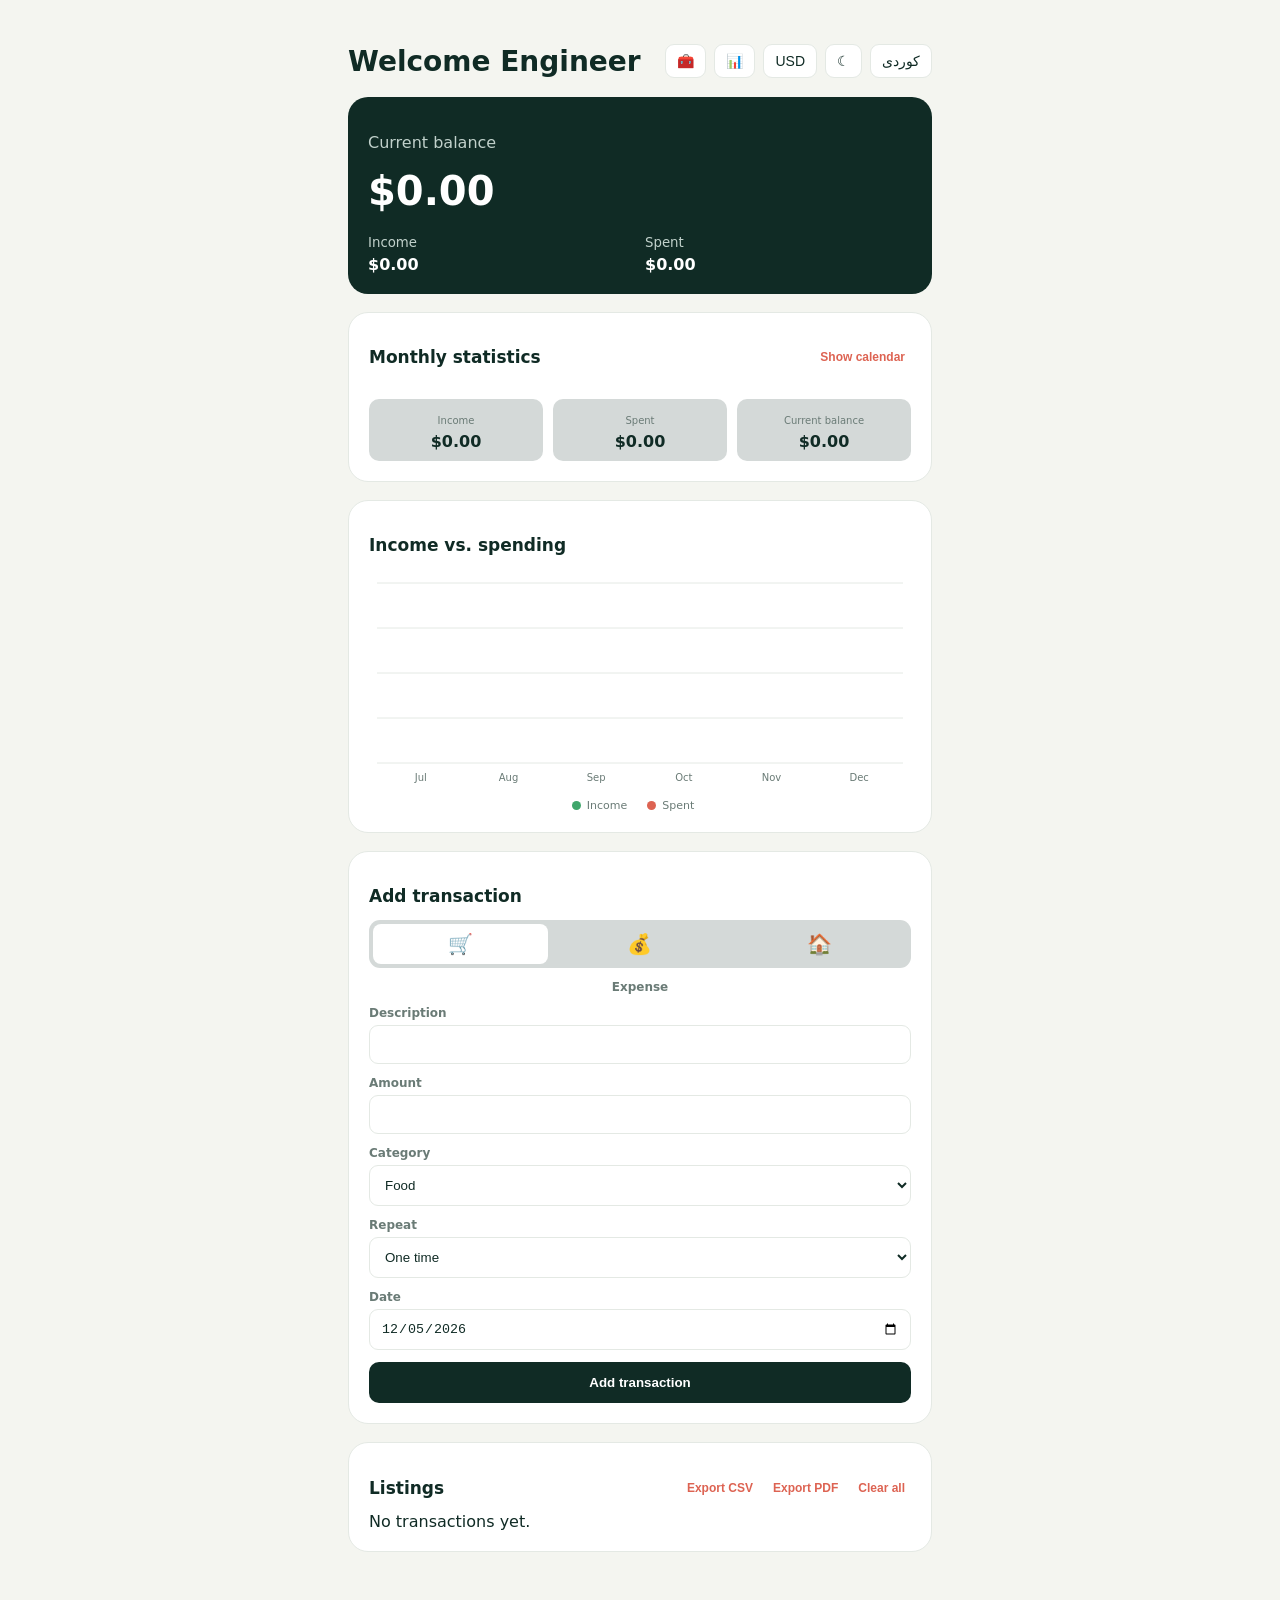
<file: index.html>
<!doctype html>
<html lang="en" dir="ltr">
<head>
  <meta charset="utf-8"><meta name="viewport" content="width=device-width,initial-scale=1,maximum-scale=1,viewport-fit=cover">
  <meta name="theme-color" content="#102b25"><meta name="apple-mobile-web-app-capable" content="yes">
  <meta name="apple-mobile-web-app-status-bar-style" content="black-translucent"><meta name="apple-mobile-web-app-title" content="Welcome Engineer">
  <link rel="manifest" href="manifest.webmanifest"><link rel="apple-touch-icon" sizes="180x180" href="home-icon-180.png"><link rel="stylesheet" href="styles.css"><title>Welcome Engineer</title>
</head>
<body><main class="app-shell">
  <header class="topbar"><div class="brand"><h1>Welcome Engineer</h1></div><div class="header-actions"><a id="toolsLink" href="tools.html" class="small-button" aria-label="Tools">🧰</a><a id="statsLink" href="stats.html" class="small-button" aria-label="Monthly stats">📊</a><button id="currencyButton" class="small-button" type="button">USD</button><button id="themeButton" class="small-button" type="button" aria-label="Dark mode">☾</button><button id="languageButton" class="small-button" type="button">کوردی</button></div></header>
  <section class="balance-card"><p data-t="balance">Current balance</p><strong id="balance">$0.00</strong><div class="summary-grid"><div><small data-t="income">Income</small><b id="incomeTotal">$0.00</b></div><div><small data-t="spent">Spent</small><b id="expenseTotal">$0.00</b></div></div></section>
  <section class="card"><div class="section-heading"><h2 data-t="statistics">Monthly statistics</h2><button id="calendarToggle" class="text-button" type="button"></button></div><div class="month-stats"><div><small data-t="income">Income</small><b id="monthIncome">$0.00</b></div><div><small data-t="spent">Spent</small><b id="monthExpense">$0.00</b></div><div><small data-t="balance">Balance</small><b id="monthBalance">$0.00</b></div></div><div id="calendarPanel" class="calendar-panel"><div class="calendar-header"><button id="previousMonth" type="button">‹</button><strong id="calendarTitle"></strong><button id="nextMonth" type="button">›</button></div><div class="calendar-weekdays" id="calendarWeekdays"><span></span><span></span><span></span><span></span><span></span><span></span><span></span></div><div id="calendarDays" class="calendar-days"></div></div></section>
  <section class="card"><div class="section-heading"><h2 data-t="chart">Income vs. spending</h2></div><div class="chart-wrap"><canvas id="incomeExpenseChart" width="600" height="220"></canvas></div><div class="chart-legend"><span class="legend-dot legend-income"></span><small data-t="income">Income</small><span class="legend-dot legend-expense"></span><small data-t="spent">Spent</small></div></section>
  <section class="card"><h2 data-t="add">Add transaction</h2><form id="transactionForm"><div class="type-toggle"><button type="button" class="type-option active" data-mode="expense" title="Expense">🛒</button><button type="button" class="type-option" data-mode="income" title="Income">💰</button><button type="button" class="type-option" data-mode="rent" title="Rent income">🏠</button></div><p id="tabName" class="tab-name"></p><label><span data-t="description">Description</span><input id="description" required></label><label><span data-t="amount">Amount</span><input id="amount" type="number" min="0.01" step="0.01" required></label><label><span data-t="category">Category</span><select id="category"></select></label><label><span data-t="repeat">Repeat</span><select id="repeat"><option value="once">One time</option><option value="daily">Daily</option><option value="monthly">Monthly</option><option value="yearly">Yearly</option></select></label><label><span data-t="date">Date</span><input id="date" type="date" required></label><button class="primary-button" type="submit" data-t="add">Add transaction</button></form></section>
  <section class="card"><div class="section-heading"><h2 id="listingsHeading" data-t="listings">Listings</h2><div class="header-actions"><button id="exportCsvButton" class="text-button" type="button" data-t="exportCsv">Export CSV</button><button id="exportPdfButton" class="text-button" type="button" data-t="exportPdf">Export PDF</button><button id="dayFilterClear" class="text-button" type="button" style="display:none">✕</button><button id="clearButton" class="text-button" type="button" data-t="clear">Clear all</button></div></div><div id="transactions" class="transactions"></div></section>
</main><template id="transactionTemplate"><article class="transaction"><div class="transaction-icon"></div><div class="transaction-details"><b></b><small></small></div><div class="transaction-value"><b></b><button type="button">×</button></div></article></template><script src="app.js"></script></body></html>
</file>
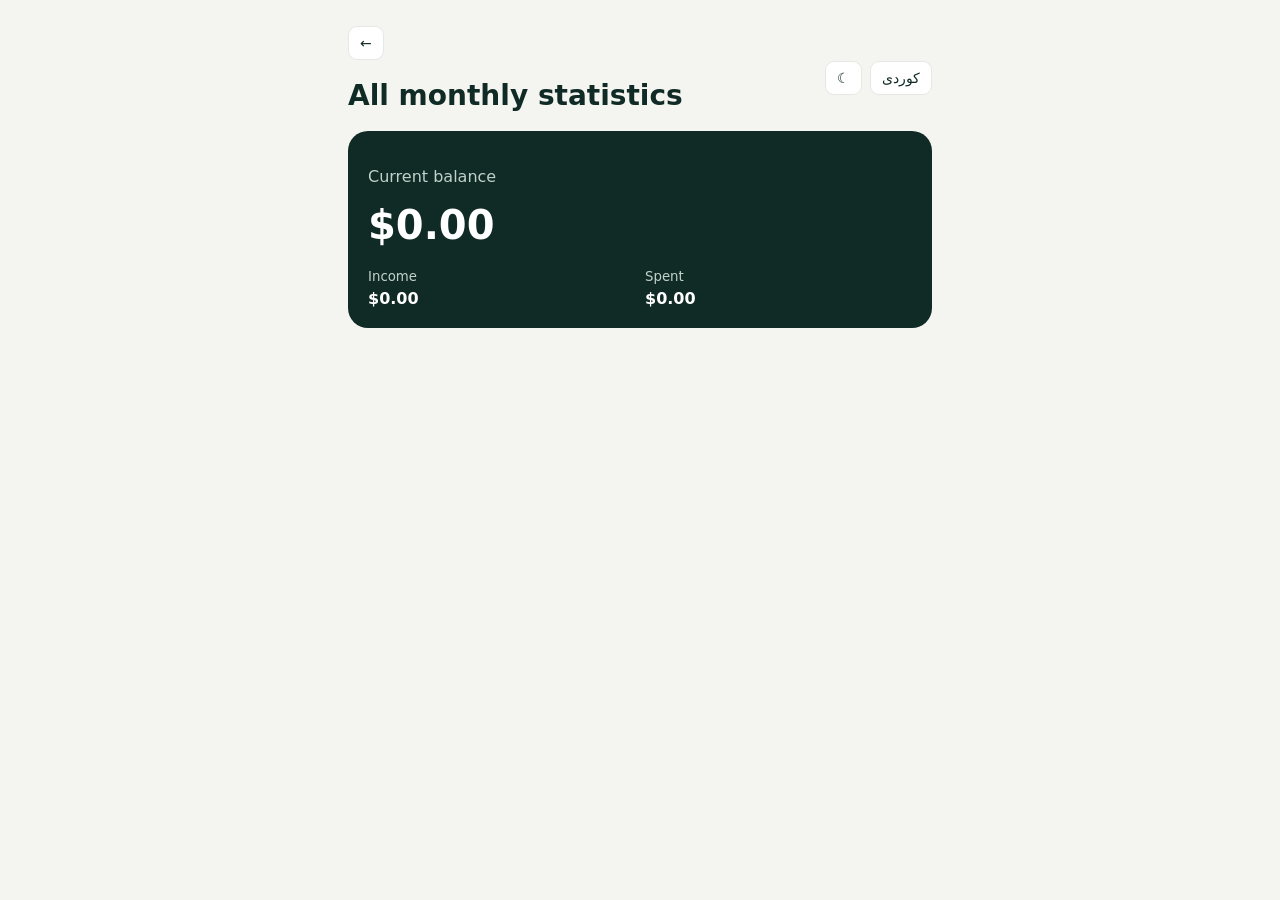
<file: stats.html>
<!doctype html>
<html lang="en" dir="ltr">
<head>
  <meta charset="utf-8"><meta name="viewport" content="width=device-width,initial-scale=1,maximum-scale=1,viewport-fit=cover">
  <meta name="theme-color" content="#102b25"><meta name="apple-mobile-web-app-capable" content="yes">
  <meta name="apple-mobile-web-app-status-bar-style" content="black-translucent"><meta name="apple-mobile-web-app-title" content="Welcome Engineer">
  <link rel="manifest" href="manifest.webmanifest"><link rel="apple-touch-icon" sizes="180x180" href="home-icon-180.png"><link rel="stylesheet" href="styles.css"><title>Monthly Statistics</title>
</head>
<body><main class="app-shell">
  <header class="topbar"><div class="brand"><a id="backLink" href="index.html" class="small-button" aria-label="Back">←</a><h1 data-t="allStats">All monthly statistics</h1></div><div class="header-actions"><button id="themeButton" class="small-button" type="button" aria-label="Dark mode">☾</button><button id="languageButton" class="small-button" type="button">کوردی</button></div></header>
  <section class="balance-card"><p data-t="balance">Current balance</p><strong id="balance">$0.00</strong><div class="summary-grid"><div><small data-t="income">Income</small><b id="incomeTotal">$0.00</b></div><div><small data-t="spent">Spent</small><b id="expenseTotal">$0.00</b></div></div></section>
  <div id="monthsList"></div>
</main>
<template id="monthCardTemplate">
  <section class="card month-card">
    <div class="section-heading"><h2 class="month-card-title"></h2></div>
    <div class="month-stats"><div><small data-t="income">Income</small><b class="mc-income">$0.00</b></div><div><small data-t="spent">Spent</small><b class="mc-expense">$0.00</b></div><div><small data-t="balance">Balance</small><b class="mc-balance">$0.00</b></div></div>
    <div class="category-breakdown"></div>
  </section>
</template>
<template id="categoryRowTemplate">
  <div class="category-row"><span class="category-row-name"></span><span class="category-row-value"></span></div>
</template>
<script src="stats.js"></script></body></html>
</file>
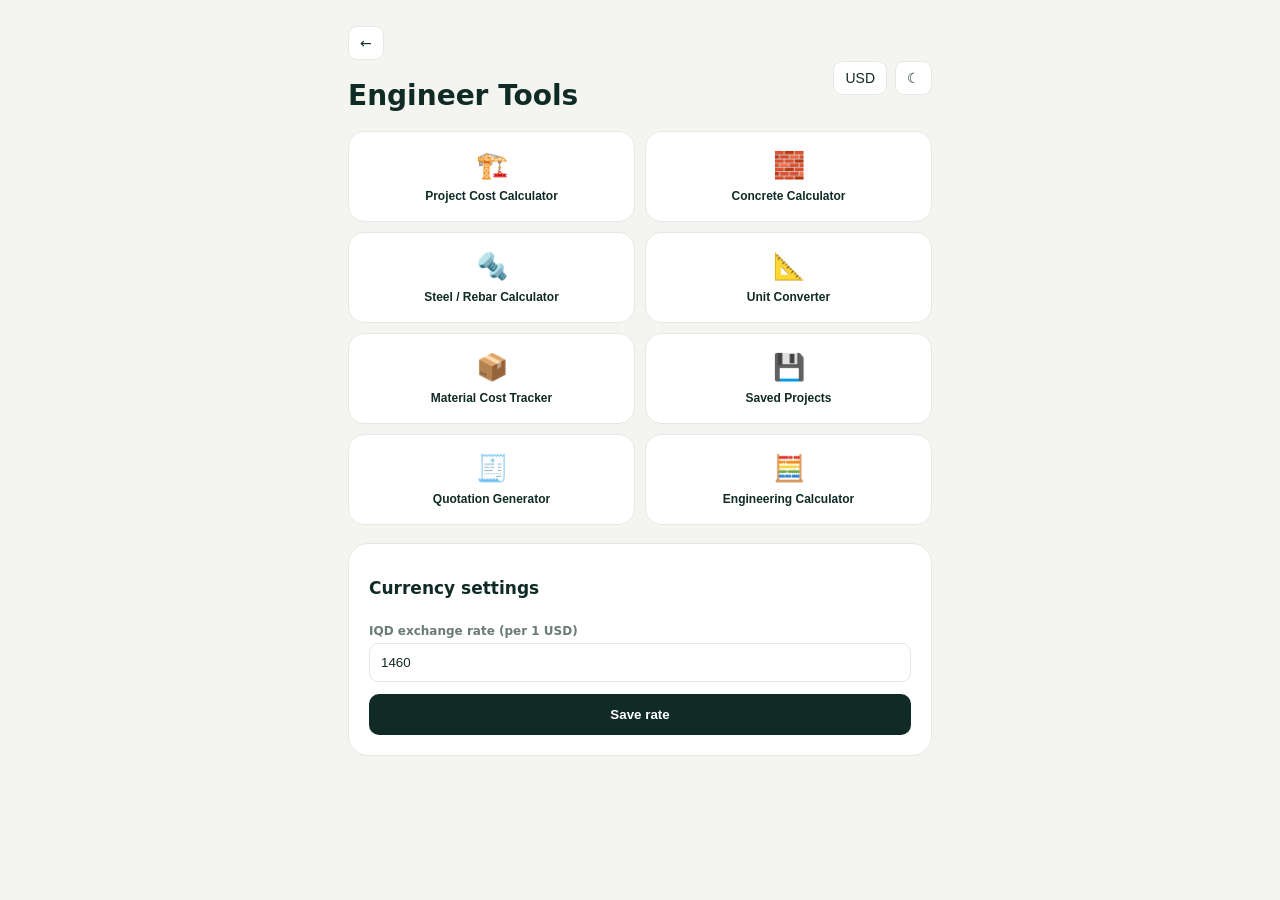
<file: tools.html>
<!doctype html>
<html lang="en" dir="ltr">
<head>
  <meta charset="utf-8"><meta name="viewport" content="width=device-width,initial-scale=1,maximum-scale=1,viewport-fit=cover">
  <meta name="theme-color" content="#102b25"><meta name="apple-mobile-web-app-capable" content="yes">
  <meta name="apple-mobile-web-app-status-bar-style" content="black-translucent"><meta name="apple-mobile-web-app-title" content="Welcome Engineer">
  <link rel="manifest" href="manifest.webmanifest"><link rel="apple-touch-icon" sizes="180x180" href="home-icon-180.png"><link rel="stylesheet" href="styles.css"><title>Engineer Tools</title>
</head>
<body><main class="app-shell">
  <header class="topbar"><div class="brand"><a href="index.html" class="small-button" aria-label="Back">←</a><h1>Engineer Tools</h1></div><div class="header-actions"><button id="currencyButton" class="small-button" type="button">USD</button><button id="themeButton" class="small-button" type="button" aria-label="Dark mode">☾</button></div></header>

  <section id="dashboardView">
    <div class="tools-grid">
      <button class="tool-card" data-view="projectCost"><span class="tool-icon">🏗️</span><span>Project Cost Calculator</span></button>
      <button class="tool-card" data-view="concrete"><span class="tool-icon">🧱</span><span>Concrete Calculator</span></button>
      <button class="tool-card" data-view="steel"><span class="tool-icon">🔩</span><span>Steel / Rebar Calculator</span></button>
      <button class="tool-card" data-view="converter"><span class="tool-icon">📐</span><span>Unit Converter</span></button>
      <button class="tool-card" data-view="materials"><span class="tool-icon">📦</span><span>Material Cost Tracker</span></button>
      <button class="tool-card" data-view="savedProjects"><span class="tool-icon">💾</span><span>Saved Projects</span></button>
      <button class="tool-card" data-view="quotation"><span class="tool-icon">🧾</span><span>Quotation Generator</span></button>
      <button class="tool-card" data-view="engineering"><span class="tool-icon">🧮</span><span>Engineering Calculator</span></button>
    </div>
    <section class="card">
      <div class="section-heading"><h2>Currency settings</h2></div>
      <label><span>IQD exchange rate (per 1 USD)</span><input id="iqdRateInput" type="number" min="1" step="1"></label>
      <button id="saveRateButton" class="primary-button" type="button">Save rate</button>
    </section>
  </section>

  <section id="toolView" style="display:none">
    <button id="backToDashboard" class="text-button" type="button">‹ All tools</button>

    <section id="projectCost" class="tool-panel card" hidden>
      <h2>Project Cost Calculator</h2>
      <label><span>Total area (m²)</span><input id="pcArea" type="number" min="0" step="0.01"></label>
      <label><span>Cost per m²</span><input id="pcRate" type="number" min="0" step="0.01"></label>
      <label><span>Labor (%)</span><input id="pcLabor" type="number" min="0" step="0.1" value="20"></label>
      <label><span>Contingency / misc (%)</span><input id="pcMisc" type="number" min="0" step="0.1" value="10"></label>
      <button id="pcCalc" class="primary-button" type="button">Calculate</button>
      <div id="pcResult" class="result-box"></div>
      <button id="pcSave" class="text-button" type="button" style="display:none">💾 Save this project</button>
    </section>

    <section id="concrete" class="tool-panel card" hidden>
      <h2>Concrete Calculator</h2>
      <label><span>Length (m)</span><input id="ccLength" type="number" min="0" step="0.01"></label>
      <label><span>Width (m)</span><input id="ccWidth" type="number" min="0" step="0.01"></label>
      <label><span>Depth / thickness (m)</span><input id="ccDepth" type="number" min="0" step="0.01"></label>
      <label><span>Mix ratio</span><select id="ccMix"><option value="1:1.5:3">1:1.5:3 (M20, structural)</option><option value="1:2:4">1:2:4 (M15, general)</option><option value="1:3:6">1:3:6 (M10, mass/PCC)</option></select></label>
      <button id="ccCalc" class="primary-button" type="button">Calculate</button>
      <div id="ccResult" class="result-box"></div>
    </section>

    <section id="steel" class="tool-panel card" hidden>
      <h2>Steel / Rebar Calculator</h2>
      <label><span>Bar diameter (mm)</span><select id="stDia"><option>8</option><option>10</option><option>12</option><option selected>16</option><option>20</option><option>25</option><option>32</option></select></label>
      <label><span>Bar length (m)</span><input id="stLength" type="number" min="0" step="0.01" value="12"></label>
      <label><span>Number of bars</span><input id="stCount" type="number" min="0" step="1" value="1"></label>
      <label><span>Steel price per kg</span><input id="stPrice" type="number" min="0" step="0.01"></label>
      <button id="stCalc" class="primary-button" type="button">Calculate</button>
      <div id="stResult" class="result-box"></div>
    </section>

    <section id="converter" class="tool-panel card" hidden>
      <h2>Unit Converter</h2>
      <label><span>Category</span><select id="ucCategory"></select></label>
      <div class="converter-row">
        <label><span>From</span><input id="ucFromValue" type="number" step="any" value="1"><select id="ucFromUnit"></select></label>
        <label><span>To</span><input id="ucToValue" type="number" step="any" readonly><select id="ucToUnit"></select></label>
      </div>
    </section>

    <section id="materials" class="tool-panel card" hidden>
      <h2>Material Cost Tracker</h2>
      <label><span>Material name</span><input id="matName"></label>
      <label><span>Quantity</span><input id="matQty" type="number" min="0" step="0.01"></label>
      <label><span>Unit</span><input id="matUnit" placeholder="bags, tons, m³, pcs..."></label>
      <label><span>Cost</span><input id="matCost" type="number" min="0" step="0.01"></label>
      <button id="matAdd" class="primary-button" type="button">Add material</button>
      <div id="matList" class="material-list"></div>
      <div id="matTotal" class="result-box"></div>
    </section>

    <section id="savedProjects" class="tool-panel card" hidden>
      <h2>Saved Projects</h2>
      <div id="spList" class="material-list"></div>
    </section>

    <section id="quotation" class="tool-panel card" hidden>
      <h2>Quotation Generator</h2>
      <label><span>Client / project name</span><input id="qName"></label>
      <div id="qItems"></div>
      <button id="qAddItem" class="text-button" type="button">+ Add line item</button>
      <button id="qGenerate" class="primary-button" type="button">Generate quotation</button>
      <div id="qResult" class="result-box quote-preview"></div>
      <button id="qPrint" class="text-button" type="button" style="display:none">🖨 Print / Save as PDF</button>
    </section>

    <section id="engineering" class="tool-panel card" hidden>
      <h2>Engineering Calculator</h2>
      <input id="engDisplay" class="eng-display" readonly value="0">
      <div id="engPad" class="eng-pad"></div>
    </section>
  </section>
</main>
<script src="tools.js"></script></body></html>
</file>
<file: styles.css>
:root{--ink:#102b25;--muted:#6a7b76;--paper:#f4f5f0;--card:#fff;--line:#e4e9e4;--expense:#dd6352;--accent:#f3bd5b}.dark{--ink:#edf6f2;--muted:#aec0ba;--paper:#0e1c18;--card:#172a25;--line:#31463e}*{box-sizing:border-box}body{margin:0;background:var(--paper);color:var(--ink);font-family:system-ui,sans-serif;touch-action:manipulation;-webkit-touch-callout:none;-webkit-tap-highlight-color:transparent}.app-shell{max-width:620px;margin:auto;padding:calc(26px + env(safe-area-inset-top)) 18px calc(30px + env(safe-area-inset-bottom))}.topbar,.header-actions,.section-heading,.calendar-header{display:flex;align-items:center}.topbar,.section-heading,.calendar-header{justify-content:space-between}.header-actions{gap:8px;flex-wrap:wrap}h1{font-size:28px}h2{font-size:17px}.small-button,.calendar-header button{border:1px solid var(--line);border-radius:9px;background:var(--card);color:var(--ink);padding:8px 11px;text-decoration:none;display:inline-flex;align-items:center;justify-content:center;font-size:14px}.balance-card,.card{margin-bottom:18px;padding:20px;border-radius:20px}.balance-card{background:#102b25;color:#fff}.balance-card p,.summary-grid small{color:#c1d1cb}.balance-card strong{font-size:40px}.summary-grid,.month-stats{display:grid;grid-template-columns:repeat(2,1fr);gap:10px;margin-top:18px}.summary-grid b,.month-stats b{display:block;margin-top:4px}.card{background:var(--card);border:1px solid var(--line)}.month-stats{grid-template-columns:repeat(3,1fr)}.month-stats div{padding:10px 6px;border-radius:10px;background:color-mix(in srgb,var(--card) 82%,var(--ink));text-align:center}.month-stats small{color:var(--muted);font-size:10px}.text-button{border:0;background:none;color:var(--expense);font-size:12px;font-weight:700}.calendar-panel{display:none;margin-top:15px}.calendar-panel.open{display:block}.calendar-weekdays,.calendar-days{display:grid;grid-template-columns:repeat(7,1fr);gap:4px;text-align:center}.calendar-weekdays{margin:14px 0 5px;color:var(--muted);font-size:10px}.calendar-day{aspect-ratio:1;border:0;border-radius:50%;background:transparent;color:var(--ink)}.calendar-day.has-entry{background:var(--accent);color:#102b25;font-weight:800}.calendar-day.selected{outline:2px solid var(--ink)}.type-toggle{display:grid;grid-template-columns:repeat(3,1fr);gap:5px;padding:4px;background:color-mix(in srgb,var(--card) 82%,var(--ink));border-radius:11px}.type-option{padding:8px;border:0;border-radius:8px;background:transparent;font-size:20px}.type-option.active{background:var(--card)}.tab-name{text-align:center;color:var(--muted);font-size:12px;font-weight:700}label{display:block;margin:12px 0;color:var(--muted);font-size:12px;font-weight:700}input,select{display:block;width:100%;margin-top:5px;padding:11px;border:1px solid var(--line);border-radius:9px;background:var(--card);color:var(--ink)}.primary-button{width:100%;padding:13px;border:0;border-radius:10px;background:var(--ink);color:var(--card);font-weight:800}.transaction{display:grid;grid-template-columns:38px 1fr auto;gap:10px;padding:12px 0;border-top:1px solid var(--line)}.transaction-icon{font-size:20px}.transaction-details small{color:var(--muted);font-size:12px}.transaction-value b{color:var(--expense)}.transaction-value button{border:0;border-radius:50%}[dir=rtl] .transaction{direction:rtl}.month-card{margin-bottom:14px}.category-breakdown{margin-top:14px;border-top:1px solid var(--line)}.category-row{display:flex;justify-content:space-between;padding:8px 0;border-bottom:1px solid var(--line);font-size:13px}.category-row:last-child{border-bottom:0}.category-row-name{color:var(--muted)}.category-row-value{font-weight:700}
.tools-grid{display:grid;grid-template-columns:repeat(2,1fr);gap:10px;margin-bottom:18px}.tool-card{display:flex;flex-direction:column;align-items:center;gap:8px;padding:18px 10px;border:1px solid var(--line);border-radius:16px;background:var(--card);color:var(--ink);font-size:12px;font-weight:700;text-align:center}.tool-icon{font-size:26px}
.tool-panel{margin-top:12px}.tool-panel h2{margin-top:0}
.result-box{margin-top:16px;border-top:1px solid var(--line);padding-top:8px}
.result-row{display:flex;justify-content:space-between;padding:7px 0;font-size:13px;border-bottom:1px solid var(--line)}
.result-row.total{font-weight:800;font-size:15px;border-bottom:0}
.material-list{margin-top:14px}
.material-row{display:flex;justify-content:space-between;align-items:center;padding:10px 0;border-bottom:1px solid var(--line);font-size:13px}
.mat-del{border:0;background:none;color:var(--expense);font-size:18px;border-radius:50%;padding:2px 8px}
.converter-row{display:grid;grid-template-columns:1fr 1fr;gap:10px}
.converter-row label{margin:0}
.q-item-row{display:grid;grid-template-columns:2fr 1fr 1fr auto;gap:6px;margin:8px 0}
.q-item-row input{margin:0;padding:9px}
.quote-preview h3{margin-top:0}
.eng-display{width:100%;font-size:30px;text-align:right;padding:16px;border:1px solid var(--line);border-radius:10px;background:var(--card);color:var(--ink);margin-bottom:10px}
.eng-pad{display:grid;grid-template-columns:repeat(4,1fr);gap:8px}
.eng-key{padding:16px 0;border:1px solid var(--line);border-radius:10px;background:color-mix(in srgb,var(--card) 82%,var(--ink));color:var(--ink);font-size:16px;font-weight:700}
.chart-wrap{width:100%;height:220px}#incomeExpenseChart{width:100%;height:100%;display:block}
.chart-legend{display:flex;align-items:center;gap:6px;margin-top:10px;justify-content:center}
.chart-legend small{color:var(--muted);font-size:11px;margin-inline-end:14px}
.legend-dot{width:9px;height:9px;border-radius:50%;display:inline-block}
.legend-income{background:#3fa66b}.legend-expense{background:var(--expense)}
#exportCsvButton,#exportPdfButton{white-space:nowrap}
</file>
